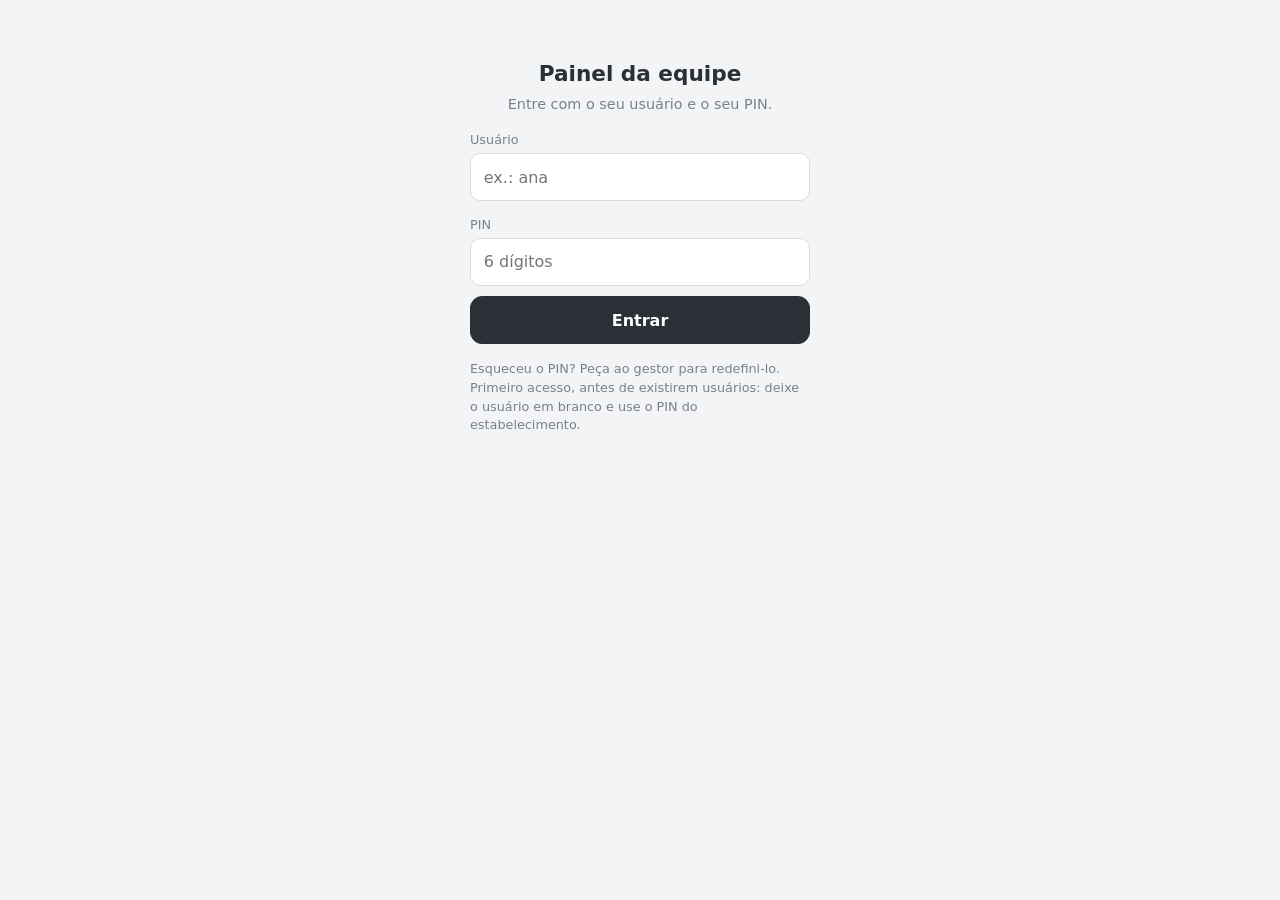
<file: painel/index.html>
<!doctype html>
<html lang="pt-BR">
<head>
<meta charset="utf-8">
<meta name="viewport" content="width=device-width, initial-scale=1, viewport-fit=cover">
<meta name="robots" content="noindex">
<title>Painel do prestador — Agendamento</title>
<link rel="icon" href="data:,">
<link rel="stylesheet" href="../style.css">
</head>
<body>
<div id="painel"><p class="carregando">Carregando…</p></div>
<script src="../config-global.js"></script>
<script src="../core.js"></script>
<script src="../api.js"></script>
<script src="painel.js"></script>
</body>
</html>
</file>
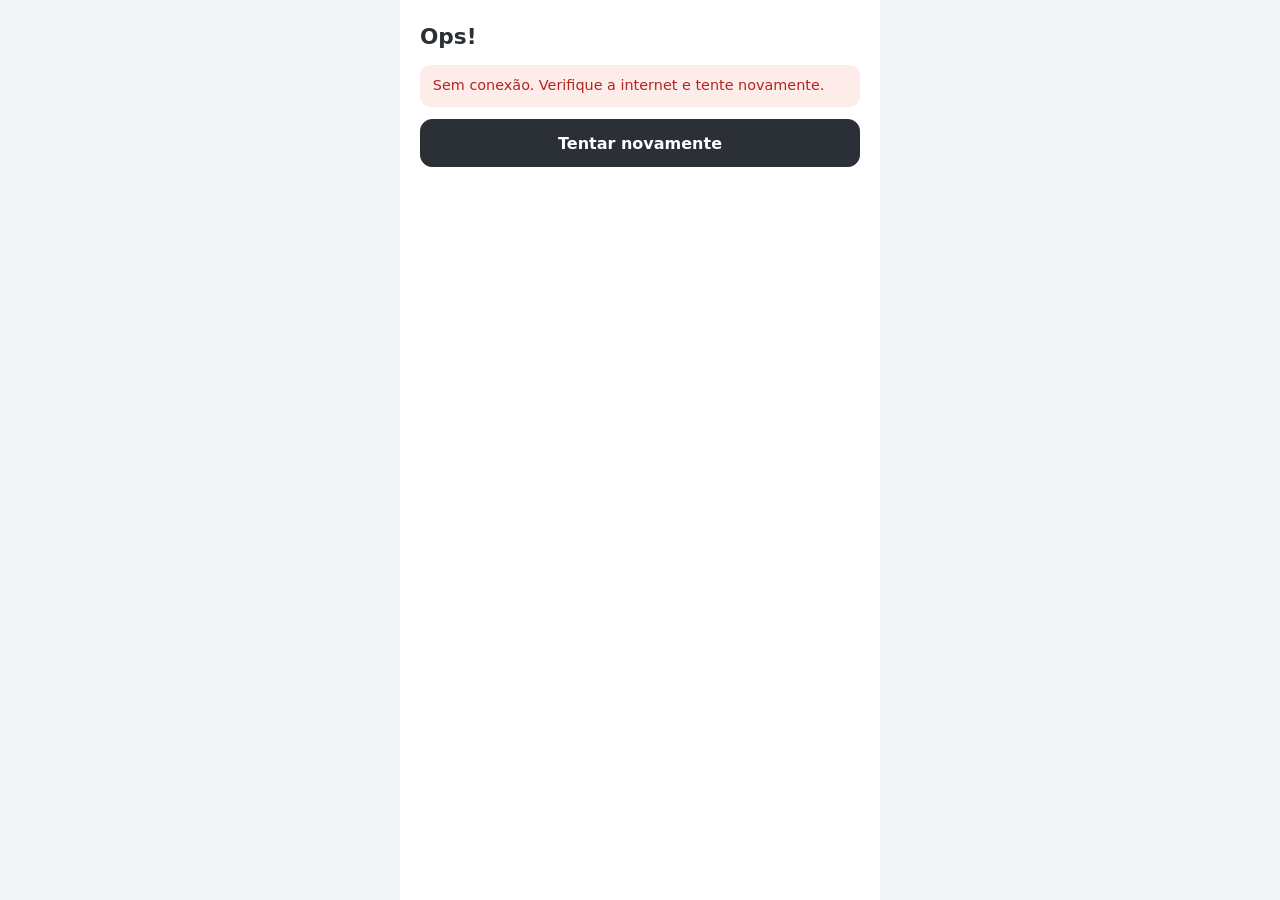
<file: p/demo/index.html>
<!doctype html>
<html lang="pt-BR" data-slug="demo" data-base="../../">
<head>
<meta charset="utf-8">
<meta name="viewport" content="width=device-width, initial-scale=1, viewport-fit=cover">
<title>Studio Exemplo — Agendamento</title>
<meta name="theme-color" content="#2b2f36">
<link rel="manifest" href="manifest.webmanifest">
<link rel="icon" href="icon-192.png">
<link rel="apple-touch-icon" href="icon-192.png">
<link rel="stylesheet" href="../../style.css">
</head>
<body>
<div id="app"><p class="carregando">Carregando…</p></div>
<script src="../../config-global.js"></script>
<script src="../../core.js"></script>
<script src="../../api.js"></script>
<script src="../../app.js"></script>
</body>
</html>
</file>
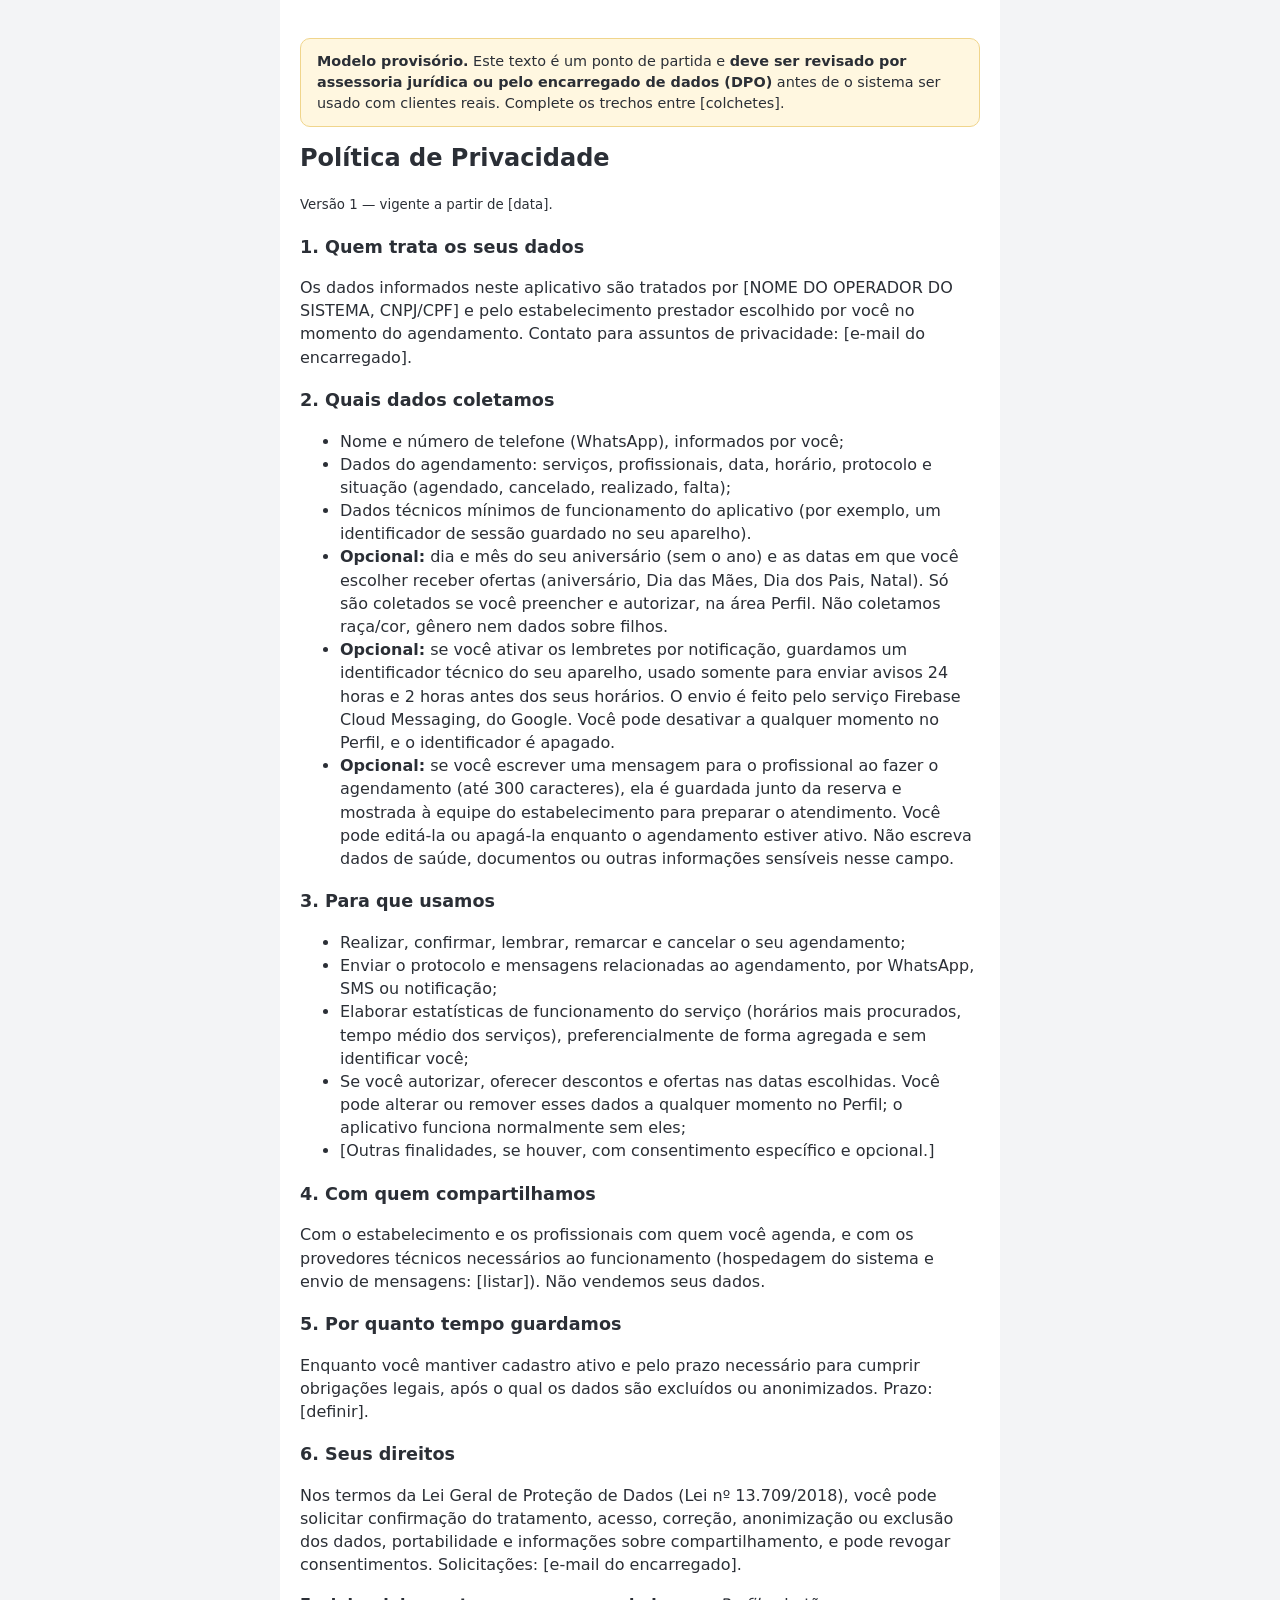
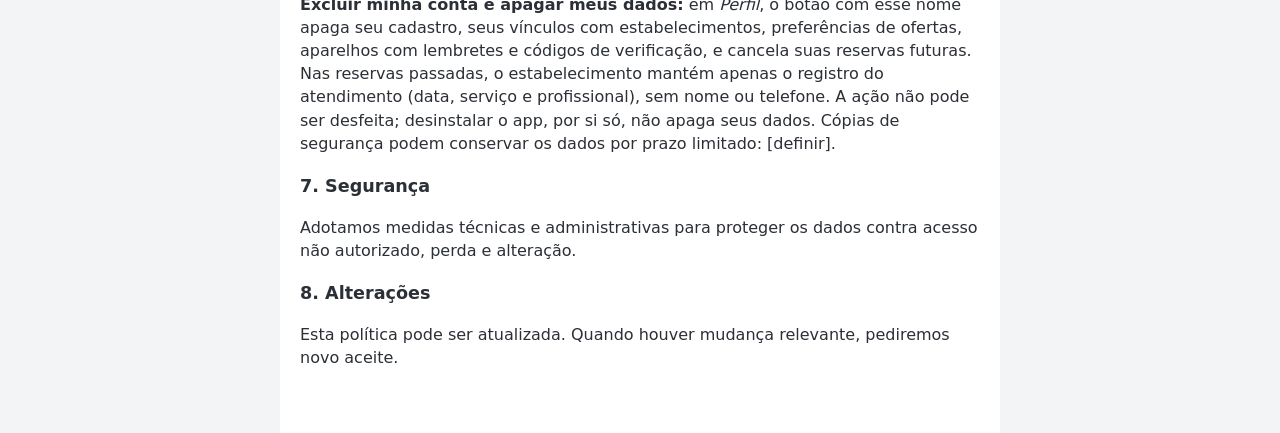
<file: politica.html>
<!doctype html>
<html lang="pt-BR">
<head>
<meta charset="utf-8">
<meta name="viewport" content="width=device-width, initial-scale=1">
<title>Política de Privacidade</title>
<link rel="icon" href="data:,">
<link rel="stylesheet" href="style.css">
</head>
<body>
<article class="texto">
  <p class="aviso-modelo"><b>Modelo provisório.</b> Este texto é um ponto de partida e <b>deve ser revisado por assessoria jurídica
  ou pelo encarregado de dados (DPO)</b> antes de o sistema ser usado com clientes reais. Complete os trechos entre [colchetes].</p>

  <h1>Política de Privacidade</h1>
  <p><small>Versão 1 — vigente a partir de [data].</small></p>

  <h2>1. Quem trata os seus dados</h2>
  <p>Os dados informados neste aplicativo são tratados por [NOME DO OPERADOR DO SISTEMA, CNPJ/CPF] e pelo estabelecimento prestador
  escolhido por você no momento do agendamento. Contato para assuntos de privacidade: [e-mail do encarregado].</p>

  <h2>2. Quais dados coletamos</h2>
  <ul>
    <li>Nome e número de telefone (WhatsApp), informados por você;</li>
    <li>Dados do agendamento: serviços, profissionais, data, horário, protocolo e situação (agendado, cancelado, realizado, falta);</li>
    <li>Dados técnicos mínimos de funcionamento do aplicativo (por exemplo, um identificador de sessão guardado no seu aparelho).</li>
    <li><b>Opcional:</b> dia e mês do seu aniversário (sem o ano) e as datas em que você escolher receber ofertas (aniversário, Dia das Mães, Dia dos Pais, Natal). Só são coletados se você preencher e autorizar, na área Perfil. Não coletamos raça/cor, gênero nem dados sobre filhos.</li>
    <li><b>Opcional:</b> se você ativar os lembretes por notificação, guardamos um identificador técnico do seu aparelho, usado somente para enviar avisos 24 horas e 2 horas antes dos seus horários. O envio é feito pelo serviço Firebase Cloud Messaging, do Google. Você pode desativar a qualquer momento no Perfil, e o identificador é apagado.</li>
    <li><b>Opcional:</b> se você escrever uma mensagem para o profissional ao fazer o agendamento (até 300 caracteres), ela é guardada junto da reserva e mostrada à equipe do estabelecimento para preparar o atendimento. Você pode editá-la ou apagá-la enquanto o agendamento estiver ativo. Não escreva dados de saúde, documentos ou outras informações sensíveis nesse campo.</li>
  </ul>

  <h2>3. Para que usamos</h2>
  <ul>
    <li>Realizar, confirmar, lembrar, remarcar e cancelar o seu agendamento;</li>
    <li>Enviar o protocolo e mensagens relacionadas ao agendamento, por WhatsApp, SMS ou notificação;</li>
    <li>Elaborar estatísticas de funcionamento do serviço (horários mais procurados, tempo médio dos serviços), preferencialmente de forma agregada e sem identificar você;</li>
    <li>Se você autorizar, oferecer descontos e ofertas nas datas escolhidas. Você pode alterar ou remover esses dados a qualquer momento no Perfil; o aplicativo funciona normalmente sem eles;</li>
    <li>[Outras finalidades, se houver, com consentimento específico e opcional.]</li>
  </ul>

  <h2>4. Com quem compartilhamos</h2>
  <p>Com o estabelecimento e os profissionais com quem você agenda, e com os provedores técnicos necessários ao funcionamento
  (hospedagem do sistema e envio de mensagens: [listar]). Não vendemos seus dados.</p>

  <h2>5. Por quanto tempo guardamos</h2>
  <p>Enquanto você mantiver cadastro ativo e pelo prazo necessário para cumprir obrigações legais, após o qual os dados são
  excluídos ou anonimizados. Prazo: [definir].</p>

  <h2>6. Seus direitos</h2>
  <p>Nos termos da Lei Geral de Proteção de Dados (Lei nº 13.709/2018), você pode solicitar confirmação do tratamento, acesso,
  correção, anonimização ou exclusão dos dados, portabilidade e informações sobre compartilhamento, e pode revogar consentimentos.
  Solicitações: [e-mail do encarregado].</p>
  <p><b>Excluir minha conta e apagar meus dados:</b> em <i>Perfil</i>, o botão com esse nome apaga seu cadastro, seus
  vínculos com estabelecimentos, preferências de ofertas, aparelhos com lembretes e códigos de verificação, e cancela suas
  reservas futuras. Nas reservas passadas, o estabelecimento mantém apenas o registro do atendimento (data, serviço e
  profissional), sem nome ou telefone. A ação não pode ser desfeita; desinstalar o app, por si só, não apaga seus dados.
  Cópias de segurança podem conservar os dados por prazo limitado: [definir].</p>

  <h2>7. Segurança</h2>
  <p>Adotamos medidas técnicas e administrativas para proteger os dados contra acesso não autorizado, perda e alteração.</p>

  <h2>8. Alterações</h2>
  <p>Esta política pode ser atualizada. Quando houver mudança relevante, pediremos novo aceite.</p>
</article>
</body>
</html>
</file>
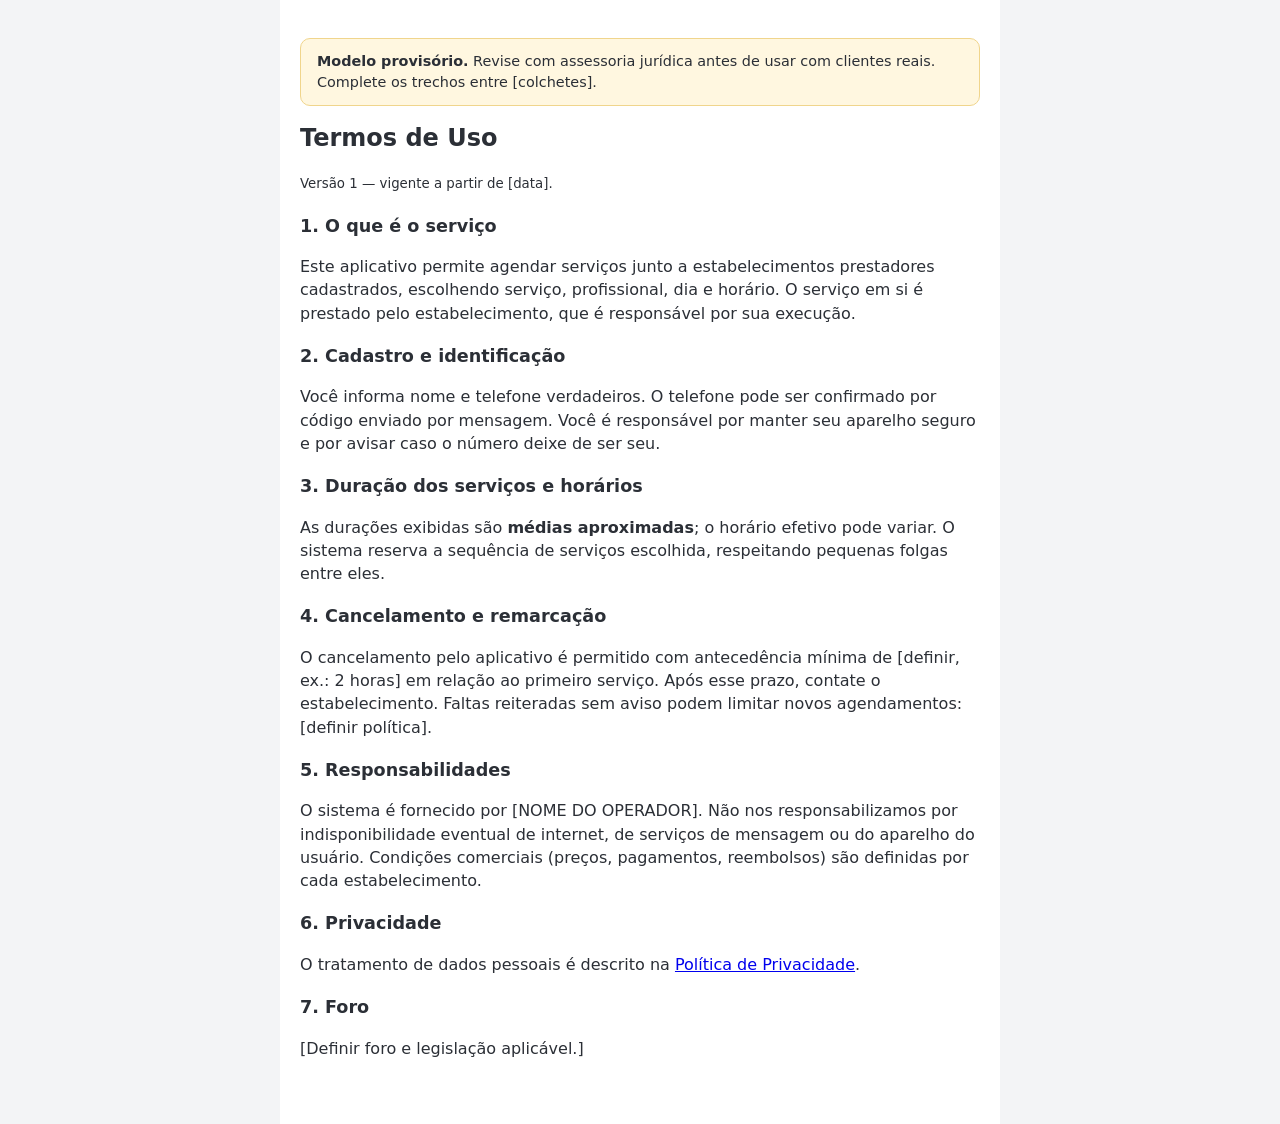
<file: termos.html>
<!doctype html>
<html lang="pt-BR">
<head>
<meta charset="utf-8">
<meta name="viewport" content="width=device-width, initial-scale=1">
<title>Termos de Uso</title>
<link rel="icon" href="data:,">
<link rel="stylesheet" href="style.css">
</head>
<body>
<article class="texto">
  <p class="aviso-modelo"><b>Modelo provisório.</b> Revise com assessoria jurídica antes de usar com clientes reais.
  Complete os trechos entre [colchetes].</p>

  <h1>Termos de Uso</h1>
  <p><small>Versão 1 — vigente a partir de [data].</small></p>

  <h2>1. O que é o serviço</h2>
  <p>Este aplicativo permite agendar serviços junto a estabelecimentos prestadores cadastrados, escolhendo serviço, profissional, dia e horário.
  O serviço em si é prestado pelo estabelecimento, que é responsável por sua execução.</p>

  <h2>2. Cadastro e identificação</h2>
  <p>Você informa nome e telefone verdadeiros. O telefone pode ser confirmado por código enviado por mensagem. Você é responsável por manter
  seu aparelho seguro e por avisar caso o número deixe de ser seu.</p>

  <h2>3. Duração dos serviços e horários</h2>
  <p>As durações exibidas são <b>médias aproximadas</b>; o horário efetivo pode variar. O sistema reserva a sequência de serviços escolhida,
  respeitando pequenas folgas entre eles.</p>

  <h2>4. Cancelamento e remarcação</h2>
  <p>O cancelamento pelo aplicativo é permitido com antecedência mínima de [definir, ex.: 2 horas] em relação ao primeiro serviço.
  Após esse prazo, contate o estabelecimento. Faltas reiteradas sem aviso podem limitar novos agendamentos: [definir política].</p>

  <h2>5. Responsabilidades</h2>
  <p>O sistema é fornecido por [NOME DO OPERADOR]. Não nos responsabilizamos por indisponibilidade eventual de internet, de serviços de mensagem
  ou do aparelho do usuário. Condições comerciais (preços, pagamentos, reembolsos) são definidas por cada estabelecimento.</p>

  <h2>6. Privacidade</h2>
  <p>O tratamento de dados pessoais é descrito na <a href="politica.html">Política de Privacidade</a>.</p>

  <h2>7. Foro</h2>
  <p>[Definir foro e legislação aplicável.]</p>
</article>
</body>
</html>
</file>
<file: style.css>
:root {
  --accent: #2b2f36; --on-accent: #fff; --accent-ink: var(--accent);
  --ink: #2b2f36; --muted: #7a808a; --line: #d9dce1; --soft: #f3f4f6; --chip: #e6e8ec;
  --ok: #1f7a4d; --err: #b3261e; --warn: #8a5a00;
}
* { box-sizing: border-box; }
html { -webkit-text-size-adjust: 100%; }
body { margin: 0; background: var(--soft); color: var(--ink); font: 16px/1.45 system-ui, -apple-system, "Segoe UI", Roboto, sans-serif; }
#app { max-width: 480px; margin: 0 auto; min-height: 100vh; min-height: 100dvh; background: #fff; display: flex; flex-direction: column; position: relative; }
.carregando { padding: 3rem 1.5rem; text-align: center; color: var(--muted); }

/* topo */
.topo { display: flex; align-items: center; gap: .75rem; padding: .9rem 1.25rem; border-bottom: 1px solid var(--line); }
.logo { width: 38px; height: 38px; border-radius: 10px; background: var(--chip); color: var(--muted); display: grid; place-items: center; font-weight: 700; overflow: hidden; flex: none; }
.logo img { width: 100%; height: 100%; object-fit: cover; }
.topo .nome { font-weight: 700; flex: 1; min-width: 0; overflow: hidden; text-overflow: ellipsis; white-space: nowrap; }
.avatar { width: 32px; height: 32px; border-radius: 50%; background: var(--chip); color: var(--muted); display: grid; place-items: center; font-weight: 700; font-size: .85rem; border: 0; cursor: pointer; }

main { flex: 1; padding: 1.1rem 1.25rem 1.5rem; }
h1 { font-size: 1.35rem; margin: .2rem 0 .3rem; }
h2 { font-size: 1.05rem; margin: 1.2rem 0 .5rem; }
.sub { color: var(--muted); font-size: .9rem; margin: 0 0 1rem; }
.pequeno { font-size: .8rem; color: var(--muted); }

/* formulários */
label { display: block; font-size: .8rem; color: var(--muted); margin: .9rem 0 .25rem; }
input[type=text], input[type=tel], input[type=date], input[type=time], input[type=password], input[type=number], select {
  width: 100%; min-height: 48px; padding: .6rem .8rem; font: inherit; color: var(--ink);
  border: 1.5px solid var(--line); border-radius: 10px; background: #fff;
}
input:focus, select:focus, button:focus-visible { outline: 3px solid color-mix(in srgb, var(--accent) 35%, transparent); outline-offset: 1px; }
.consent { display: flex; gap: .6rem; align-items: flex-start; margin: 1.1rem 0 1rem; font-size: .85rem; color: var(--ink); }
.consent input { width: 22px; height: 22px; margin: 0; flex: none; accent-color: var(--accent); }
.consent a { color: var(--ink); font-weight: 600; }

/* botões */
.btn { display: flex; align-items: center; justify-content: center; width: 100%; min-height: 48px; padding: .6rem 1rem; border-radius: 12px; border: 1.8px solid var(--accent); background: var(--accent); color: var(--on-accent); font: inherit; font-weight: 700; cursor: pointer; text-decoration: none; margin-top: .65rem; }
.btn.sec { background: #fff; color: var(--accent-ink); }
.btn:disabled { opacity: .4; cursor: not-allowed; }
.btn.perigo { background: #fff; color: var(--err); border-color: var(--err); }
.btn.mini { width: auto; min-height: 38px; padding: .3rem .9rem; font-size: .85rem; margin-top: 0; }
.link { background: none; border: 0; color: var(--ink); font: inherit; font-weight: 600; text-decoration: underline; cursor: pointer; padding: .6rem; }
.centro { text-align: center; }

/* mensagens */
.msg { margin: .8rem 0; padding: .65rem .8rem; border-radius: 10px; font-size: .9rem; }
.msg.erro { background: #fdecea; color: var(--err); }
.msg.info { background: var(--soft); color: var(--ink); }
.msg.ok { background: #e7f5ee; color: var(--ok); }

/* passos */
.passos { display: flex; align-items: flex-start; justify-content: space-between; position: relative; margin: .9rem .6rem 1.2rem; }
.passos::before { content: ""; position: absolute; top: 12px; left: 12%; right: 12%; height: 2px; background: var(--line); }
.passo { position: relative; flex: 1; text-align: center; font-size: .72rem; color: var(--muted); }
.passo i { display: grid; place-items: center; width: 24px; height: 24px; margin: 0 auto .25rem; border-radius: 50%; border: 2px solid var(--line); background: #fff; font-style: normal; font-weight: 700; font-size: .75rem; color: var(--muted); position: relative; }
.passo.on { color: var(--ink); font-weight: 700; }
.passo.on i { background: var(--accent); border-color: var(--accent); color: var(--on-accent); }

/* serviços */
.card { border: 1.5px solid var(--line); border-radius: 14px; padding: .8rem; margin-bottom: .75rem; background: #fff; }
.card.sel { border-color: var(--accent); border-width: 2px; }
.card .linha { display: flex; align-items: center; gap: .65rem; cursor: pointer; }
.caixa { width: 24px; height: 24px; border-radius: 6px; border: 2px solid var(--line); display: grid; place-items: center; flex: none; background: #fff; }
.card.sel .caixa { background: var(--accent); border-color: var(--accent); color: var(--on-accent); }
.card .tit { flex: 1; font-weight: 700; }
.chip { display: inline-block; padding: .15rem .6rem; border-radius: 999px; background: var(--chip); font-size: .75rem; font-weight: 700; white-space: nowrap; }
.card select { margin-top: .65rem; background: var(--soft); }
.ordem { display: inline-grid; place-items: center; width: 20px; height: 20px; border-radius: 50%; background: var(--accent); color: var(--on-accent); font-size: .7rem; font-weight: 700; margin-right: .35rem; }
.resumo { border: 1.5px solid var(--line); border-radius: 14px; background: var(--soft); padding: .75rem .9rem; margin: .5rem 0 0; }
.resumo b { font-size: 1.05rem; }

/* calendário */
.cal-topo { display: flex; align-items: center; justify-content: space-between; margin: .4rem 0; }
.cal-topo button { width: 44px; height: 44px; border: 0; background: none; font-size: 1.3rem; cursor: pointer; color: var(--ink); border-radius: 50%; }
.cal-topo button:disabled { opacity: .25; cursor: default; }
.cal { display: grid; grid-template-columns: repeat(7, 1fr); gap: 2px; text-align: center; }
.cal .sem { font-size: .75rem; font-weight: 700; color: var(--muted); padding: .3rem 0; }
.cal button { aspect-ratio: 1; max-height: 46px; border: 0; background: none; font: inherit; border-radius: 50%; cursor: pointer; color: var(--ink); }
.cal button:disabled { color: #c4c8cf; cursor: default; }
.cal button.sel { background: var(--accent); color: var(--on-accent); font-weight: 700; }
.cal button.hoje { box-shadow: inset 0 0 0 1.5px var(--line); }
.horas { display: grid; grid-template-columns: repeat(3, 1fr); gap: .5rem; }
.horas button { min-height: 44px; border-radius: 999px; border: 1.8px solid var(--line); background: #fff; font: inherit; font-weight: 700; cursor: pointer; color: var(--ink); }
.horas button.sel { background: var(--accent); border-color: var(--accent); color: var(--on-accent); }

/* confirmação */
.ok-icone { width: 72px; height: 72px; border-radius: 50%; background: var(--accent); color: var(--on-accent); display: grid; place-items: center; margin: .6rem auto; font-size: 2rem; }
.protocolo { border: 2px dashed var(--line); border-radius: 14px; background: var(--soft); padding: .8rem; text-align: center; margin: .8rem 0; }
.protocolo small { display: block; letter-spacing: .08em; color: var(--muted); font-weight: 700; }
.protocolo code { font: 700 1.35rem ui-monospace, Menlo, Consolas, monospace; }
.item-ag { padding: .45rem 0; border-top: 1px solid var(--line); }
.item-ag:first-of-type { border-top: 0; }
.item-ag .p { font-size: .85rem; color: var(--muted); }

/* lista de reservas */
.reserva .topo-r { display: flex; justify-content: space-between; align-items: baseline; gap: .5rem; }
.badge { font-size: .7rem; font-weight: 700; padding: .1rem .55rem; border-radius: 999px; background: var(--chip); }
.badge.cancelado, .badge.faltou { background: #fdecea; color: var(--err); }
.badge.realizado { background: #e7f5ee; color: var(--ok); }
.acoes { display: flex; gap: .5rem; flex-wrap: wrap; margin-top: .6rem; align-items: center; }

/* navegação inferior */
nav.base { position: sticky; bottom: 0; display: flex; border-top: 1px solid var(--line); background: #fff; padding-bottom: env(safe-area-inset-bottom); }
nav.base button { flex: 1; border: 0; background: none; padding: .6rem 0 .5rem; font: inherit; font-size: .72rem; color: var(--muted); cursor: pointer; display: flex; flex-direction: column; align-items: center; gap: .2rem; }
nav.base button i { width: 24px; height: 18px; border-radius: 5px; background: var(--chip); border: 1.5px solid var(--line); }
nav.base button.on { color: var(--ink); font-weight: 700; }
nav.base button.on i { background: var(--accent); border-color: var(--accent); }

.faixa { display: flex; gap: .75rem; align-items: center; background: var(--soft); border-bottom: 1px solid var(--line); padding: .55rem 1.25rem; font-size: .85rem; }
.faixa span { flex: 1; }
.faixa-demo { background: #fff7e0; color: var(--warn); text-align: center; font-size: .75rem; padding: .3rem; }

/* painel do prestador */
.painel { max-width: 960px; margin: 0 auto; background: #fff; min-height: 100vh; }
.painel .barra { display: flex; flex-wrap: wrap; gap: .6rem; align-items: center; padding: .8rem 1.25rem; border-bottom: 1px solid var(--line); }
.painel .barra .nome { font-weight: 700; flex: 1 1 8.5rem; min-width: 8.5rem; }
.painel .barra-acoes { flex: 1 0 100%; display: flex; gap: .5rem; justify-content: flex-start; }
.painel .data-nav { display: flex; align-items: center; gap: .4rem; padding: .8rem 1.25rem 0; }
.painel .data-nav input { width: auto; }
.painel .data-nav button { min-height: 44px; min-width: 44px; border: 1.5px solid var(--line); background: #fff; border-radius: 10px; font-size: 1.1rem; cursor: pointer; }
.cols { display: grid; grid-template-columns: repeat(auto-fit, minmax(260px, 1fr)); gap: 1rem; padding: 1rem 1.25rem; }
.col h3 { margin: 0 0 .5rem; font-size: 1rem; }
.ag { border: 1.5px solid var(--line); border-radius: 12px; padding: .65rem .75rem; margin-bottom: .6rem; }
.ag.cancelado { opacity: .55; }
.ag .h { font-weight: 700; }
.ag .meta { font-size: .85rem; color: var(--muted); }
.bloqueio { border: 1.5px dashed var(--line); border-radius: 12px; padding: .5rem .75rem; margin-bottom: .6rem; font-size: .85rem; color: var(--muted); }
details.bloq { margin: 0 1.25rem 1.5rem; border: 1.5px solid var(--line); border-radius: 12px; padding: .5rem .9rem; }
details.bloq summary { cursor: pointer; font-weight: 700; min-height: 40px; display: flex; align-items: center; }
.grade-form { display: grid; grid-template-columns: repeat(auto-fit, minmax(130px, 1fr)); gap: .5rem; align-items: end; }
.vazio { color: var(--muted); font-size: .9rem; padding: .5rem 0; }

/* páginas de texto (política, termos) */
.texto { max-width: 720px; margin: 0 auto; padding: 1.5rem 1.25rem 3rem; background: #fff; min-height: 100vh; }
.texto h1 { font-size: 1.5rem; } .texto h2 { font-size: 1.1rem; }
.aviso-modelo { background: #fff7e0; border: 1px solid #f0d58c; padding: .75rem 1rem; border-radius: 10px; font-size: .9rem; }

@media (prefers-reduced-motion: no-preference) { .card, .btn { transition: border-color .15s, background .15s, opacity .15s; } }

/* ---- painel: abas, cancelamento com mensagem, acessos ---- */
.painel .abas { display: flex; gap: .4rem; padding: .6rem 1.25rem 0; border-bottom: 1px solid var(--line); }
.painel .abas button { min-height: 42px; padding: 0 1rem; border: 0; border-bottom: 3px solid transparent; background: none; font: inherit; font-weight: 600; color: var(--muted); cursor: pointer; }
.painel .abas button[aria-current="page"] { color: var(--ink); border-bottom-color: var(--accent); }
.filtros { display: flex; flex-wrap: wrap; gap: .4rem; padding: .7rem 1.25rem 0; }
.filtros button { min-height: 36px; padding: 0 .9rem; border-radius: 999px; border: 1.5px solid var(--line); background: #fff; font: inherit; font-size: .85rem; cursor: pointer; }
.filtros button[aria-pressed="true"] { background: var(--accent); color: var(--on-accent); border-color: var(--accent); }
.cancelar-box { margin-top: .6rem; border: 1.8px solid var(--err); border-radius: 12px; padding: .7rem .8rem; background: #fffafa; }
.cancelar-box h4 { margin: 0 0 .4rem; font-size: .95rem; }
.cancelar-box .opcao { display: flex; gap: .55rem; align-items: flex-start; padding: .45rem .5rem; border: 1.5px solid var(--line); border-radius: 10px; margin-bottom: .4rem; background: #fff; font-size: .85rem; cursor: pointer; }
.cancelar-box .opcao input { width: auto; min-height: 0; margin-top: .2rem; }
.cancelar-box textarea { width: 100%; min-height: 70px; font: inherit; padding: .5rem .6rem; border: 1.5px solid var(--line); border-radius: 10px; resize: vertical; }
.cancelar-box .previa { font-size: .85rem; background: var(--soft); border-radius: 10px; padding: .6rem .7rem; margin: .4rem 0; }
.lista-acessos { padding: 1rem 1.25rem; display: grid; gap: .7rem; }
.usuario { border: 1.5px solid var(--line); border-radius: 12px; padding: .7rem .85rem; }
.usuario.inativo { background: #f3f4f6; color: var(--muted); }
.usuario .topo { display: flex; gap: .6rem; align-items: center; flex-wrap: wrap; }
.usuario .topo strong { flex: 1; }
.usuario .meta { font-size: .85rem; color: var(--muted); margin-top: .2rem; }
.form-acesso { display: grid; grid-template-columns: repeat(auto-fit, minmax(170px, 1fr)); gap: .6rem; margin-top: .7rem; align-items: end; }
.form-acesso label.chk { display: flex; gap: .5rem; align-items: center; min-height: 44px; }
.form-acesso label.chk input { width: auto; min-height: 0; }
.dia-linha { display: grid; grid-template-columns: 5.5rem 1fr; gap: .6rem; align-items: start; border: 1.5px solid var(--line); border-radius: 12px; padding: .6rem .8rem; }
.dia-linha .faixas { display: grid; gap: .4rem; }
.dia-linha .faixa { display: flex; flex-wrap: wrap; gap: .4rem; align-items: center; }
.dia-linha .faixa input[type=time] { width: auto; min-width: 7.2rem; }
.prof-dur { display: flex; flex-wrap: wrap; gap: .6rem; align-items: center; }
.prof-dur input[type=number] { width: 9.5rem; }
.kpis { display: grid; grid-template-columns: repeat(2, 1fr); gap: .6rem; padding: .6rem 1.25rem; }
.kpi { border: 1.5px solid var(--line); border-radius: 14px; padding: .7rem .8rem; }
.kpi-v { font-size: 1.6rem; font-weight: 700; line-height: 1.1; }
.kpi-r { font-size: .85rem; font-weight: 600; margin-top: .15rem; }
.kpi-s { font-size: .75rem; color: var(--muted, #5f6368); margin-top: .1rem; }
.barras { display: grid; gap: .45rem; }
.barra-linha { display: grid; grid-template-columns: minmax(5rem, 9rem) 1fr auto; gap: .5rem; align-items: center; font-size: .88rem; }
.bl-trilho { background: var(--line); border-radius: 999px; height: .7rem; overflow: hidden; display: block; }
.bl-preenche { display: block; height: 100%; background: var(--cor, #0b57d0); border-radius: 999px; }
.bl-valor { font-variant-numeric: tabular-nums; white-space: nowrap; }
.historico { border-top: 1px dashed var(--line); margin-top: .5rem; padding-top: .4rem; display: grid; gap: .25rem; }
@media (min-width: 640px) { .kpis { grid-template-columns: repeat(4, 1fr); } }

.promo { position: fixed; inset: 0; z-index: 50; display: flex; flex-direction: column; overflow-y: auto; }
.promo-x { align-self: flex-end; margin: .8rem; width: 44px; height: 44px; border: 0; background: none; font-size: 1.4rem; cursor: pointer; }
.promo-corpo { flex: 1; display: flex; flex-direction: column; justify-content: center; align-items: center; gap: 2rem; padding: 1rem 1.6rem 3rem; max-width: 34rem; margin: 0 auto; width: 100%; box-sizing: border-box; text-align: center; }
.promo-texto { font-weight: 700; font-size: clamp(1.5rem, 6vw, 2.2rem); line-height: 1.25; margin: 0; white-space: pre-wrap; overflow-wrap: anywhere; }
.promo-ok { min-height: 48px; min-width: 11rem; padding: 0 1.6rem; border: 0; border-radius: 12px; font: inherit; font-weight: 700; cursor: pointer; }
.painel .abas { overflow-x: auto; scrollbar-width: thin; }
.painel .abas button { white-space: nowrap; }
.promo-previa { border: 1.5px solid var(--line); border-radius: 12px; padding: 1.4rem 1rem; text-align: center; font-weight: 700; font-size: 1.15rem; }
.promo-previa p { margin: 0; white-space: pre-wrap; overflow-wrap: anywhere; }
.promo-previa.pequena { padding: .7rem .8rem; font-size: .95rem; }
.amostras { display: flex; flex-wrap: wrap; gap: .45rem; margin-top: .5rem; }
.amostra { width: 34px; height: 34px; border-radius: 50%; border: 2px solid var(--line); cursor: pointer; }
.faixa-promo { margin: .2rem 0 .9rem; padding: .75rem 1rem; border-radius: 12px; font-weight: 700; text-align: center; line-height: 1.3; white-space: pre-wrap; overflow-wrap: anywhere; }
button.faixa-promo { display: block; width: 100%; border: 0; font: inherit; font-weight: 700; cursor: pointer; }
.faixa-promo .faixa-cta { display: block; margin-top: .35rem; font-size: .85rem; font-weight: 600; text-decoration: underline; text-underline-offset: 3px; }
.emojis { display: flex; flex-wrap: wrap; gap: .3rem; margin-top: .4rem; }
.emojis button { width: 40px; height: 40px; border: 1.5px solid var(--line); border-radius: 10px; background: #fff; font-size: 1.25rem; cursor: pointer; }
.ofertas .grupo-chk { display: grid; gap: .1rem; margin: .4rem 0; }
.ofertas .aniv .linha { display: flex; gap: .5rem; }
.ofertas .aniv select { flex: 1; min-height: 44px; border: 1.5px solid var(--line); border-radius: 10px; padding: 0 .5rem; font: inherit; background: #fff; }
.ofertas .aceite-ofertas { margin-top: .6rem; font-size: .9rem; line-height: 1.35; align-items: flex-start; }
.ofertas label.chk { display: flex; gap: .55rem; align-items: center; min-height: 44px; cursor: pointer; }
.ofertas label.chk input { width: 22px; height: 22px; flex: none; }
.ofertas .btn { margin-top: .7rem; }
.ofertas label.chk { color: var(--ink); }
.ordenar { display: flex; gap: .3rem; margin-right: .3rem; flex: none; }
.ordenar .mover { width: 40px; height: 40px; border: 1.5px solid var(--line); border-radius: 10px; background: #fff; font-size: .95rem; line-height: 1; cursor: pointer; color: var(--ink); }
.ordenar .mover:disabled { opacity: .35; cursor: default; }
.ordenar .arrastar { cursor: grab; touch-action: none; font-size: 1.2rem; }
.usuario.arrastando { position: relative; z-index: 5; box-shadow: 0 6px 18px rgba(0,0,0,.2); background: #fff; opacity: .95; }
.usuario.alvo { outline: 2px dashed var(--accent); outline-offset: 2px; }

/* busca de clientes: largura total e altura dobrada */
.busca-clientes { display: block; padding: .7rem 1.25rem 0; }
.busca-clientes label { display: block; width: 100%; }
.busca-clientes input[type=search] { width: 100%; box-sizing: border-box; min-height: 60px; font-size: 1.1rem; }
.busca-clientes .btn { margin-top: .6rem; }

/* painel do gestor: tela inicial de cartões e botão de volta */
.inicio-cards { display: grid; grid-template-columns: repeat(2, 1fr); gap: .8rem; padding: 1rem 1.25rem; }
.card-inicio { display: flex; flex-direction: column; align-items: center; justify-content: center; gap: .5rem; min-height: 112px; padding: .8rem; border: 1px solid var(--line, #d9dce1); border-radius: 16px; background: var(--chip, #f2f3f5); color: inherit; font: inherit; font-weight: 700; cursor: pointer; }
.card-inicio:active { transform: scale(.98); }
.ci-icone { font-size: 2rem; line-height: 1; }
.voltar-inicio { display: flex; align-items: center; gap: .8rem; padding: .6rem 1.25rem 0; }

/* profissional: três abas curtas dividem a largura, sem rolagem */
.painel .abas button:only-of-type, .painel .abas.tres button { flex: 1 1 0; padding: 0 .4rem; }
.painel .abas.tres { overflow-x: visible; }

/* caixa de confirmação do app */
.dialogo-fundo { position: fixed; inset: 0; background: rgba(0,0,0,.45); display: grid; place-items: center; padding: 1.25rem; z-index: 1000; }
.dialogo { background: #fff; color: var(--ink); border-radius: 16px; padding: 1.25rem; max-width: 380px; width: 100%; box-shadow: 0 10px 30px rgba(0,0,0,.25); }
.dialogo-texto { margin: 0 0 1rem; white-space: pre-line; line-height: 1.45; }
.dialogo-acoes { display: flex; gap: .6rem; justify-content: flex-end; }
.dialogo-acoes .btn { width: auto; min-width: 96px; }

/* tela de promoção: logo e nome do estabelecimento no topo, centralizados */
.promo-marca { text-align: center; padding: 0 1.6rem; margin-top: -2.6rem; }
.promo-nome { margin-top: .5rem; font-size: 1.25rem; font-weight: 700; }

/* escolha da cor do app (por aparelho) */
.tema-cores { display: flex; flex-wrap: wrap; gap: .5rem .6rem; margin-top: .6rem; }
.tema-cor { display: flex; flex-direction: column; align-items: center; gap: .25rem; min-width: 56px; padding: .2rem; border: 0; background: none; font: inherit; color: var(--ink); cursor: pointer; }
.tema-bola { width: 40px; height: 40px; border-radius: 50%; display: grid; place-items: center; font-weight: 700; border: 2px solid var(--line); }
.tema-cor.on .tema-bola { border-color: var(--ink); }
.tema-nome { font-size: .78rem; }
.tema-faixa { padding: .7rem 1.25rem; border-bottom: 1px solid var(--line); background: #fff; }

/* mensagem do cliente para o profissional */
.mensagem textarea { width: 100%; box-sizing: border-box; margin-top: .4rem; resize: vertical; }
.mensagem .contador { text-align: right; }
.mensagem .msg-texto { margin: .4rem 0; white-space: pre-wrap; word-break: break-word; }
.msg-cliente { margin: .35rem 0; padding: .45rem .6rem; border-radius: 10px; background: #f3f4f6; font-size: .92rem; word-break: break-word; }
</file>
